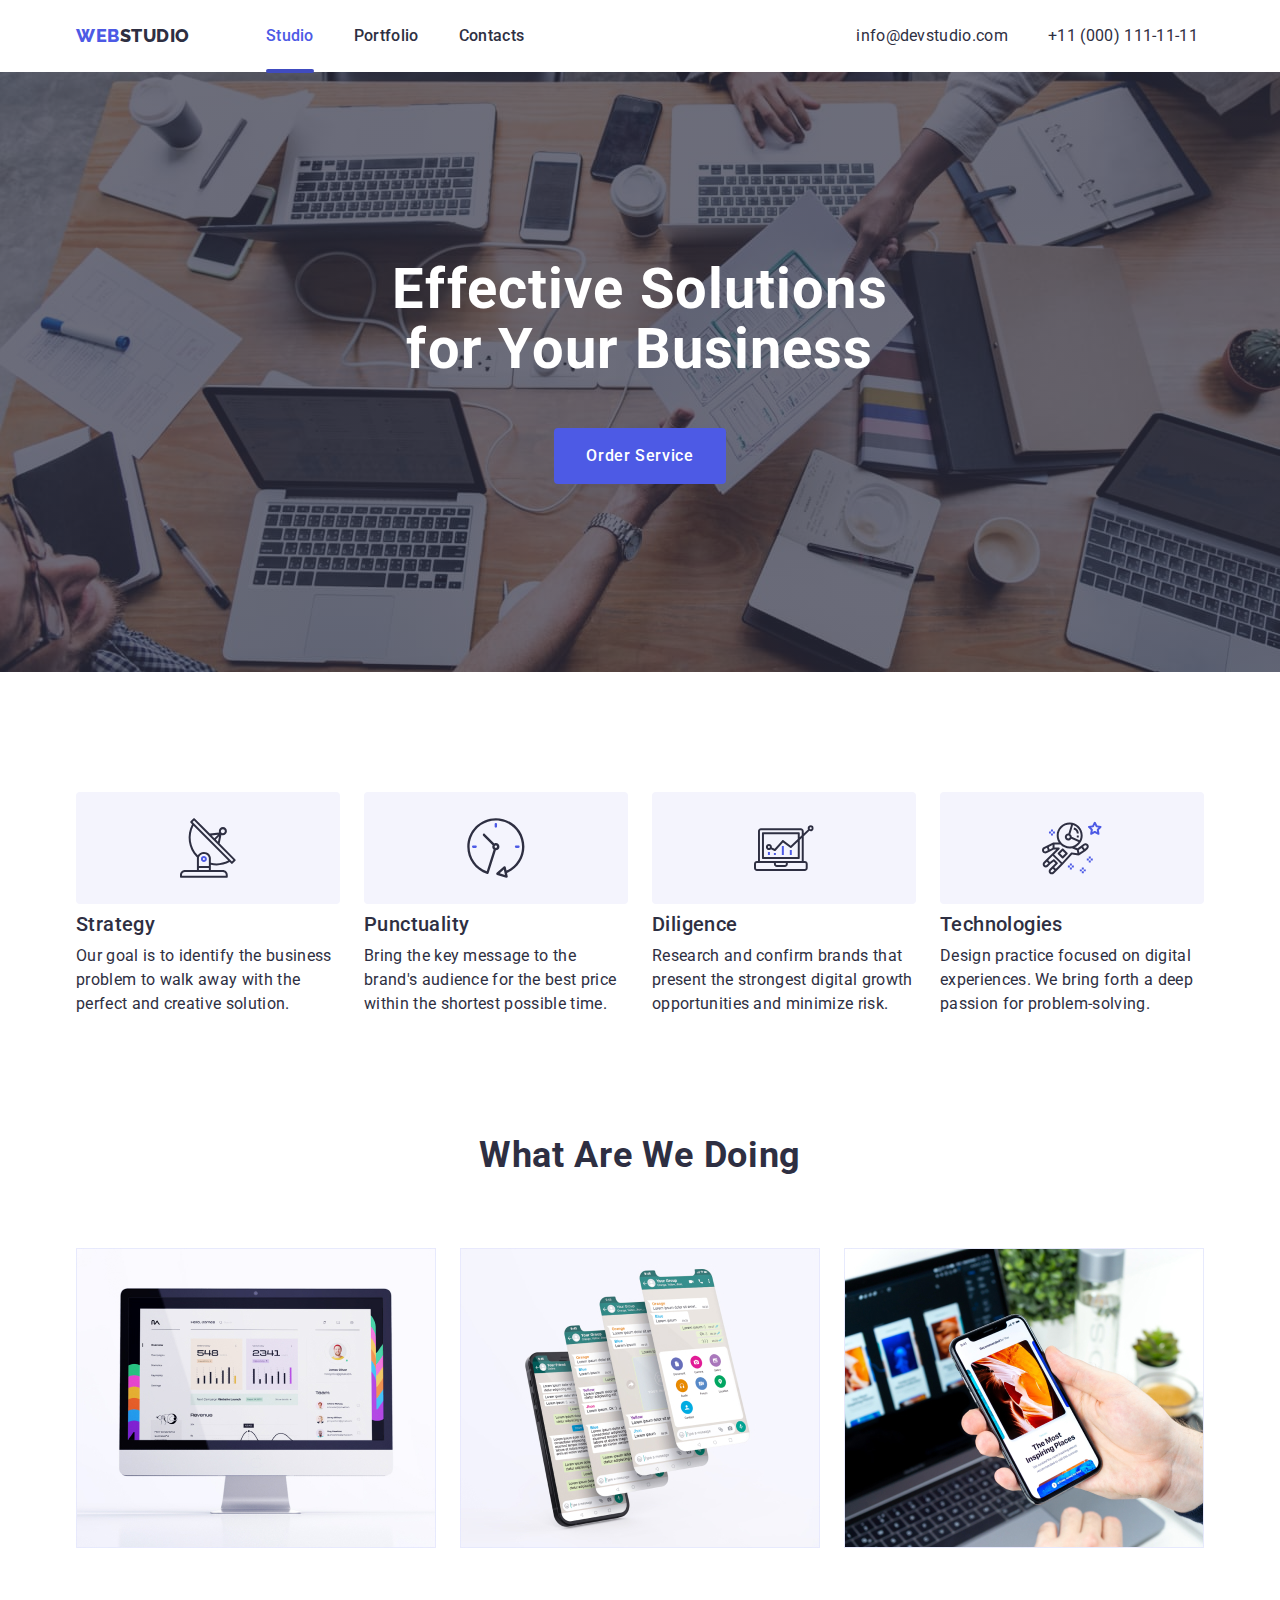
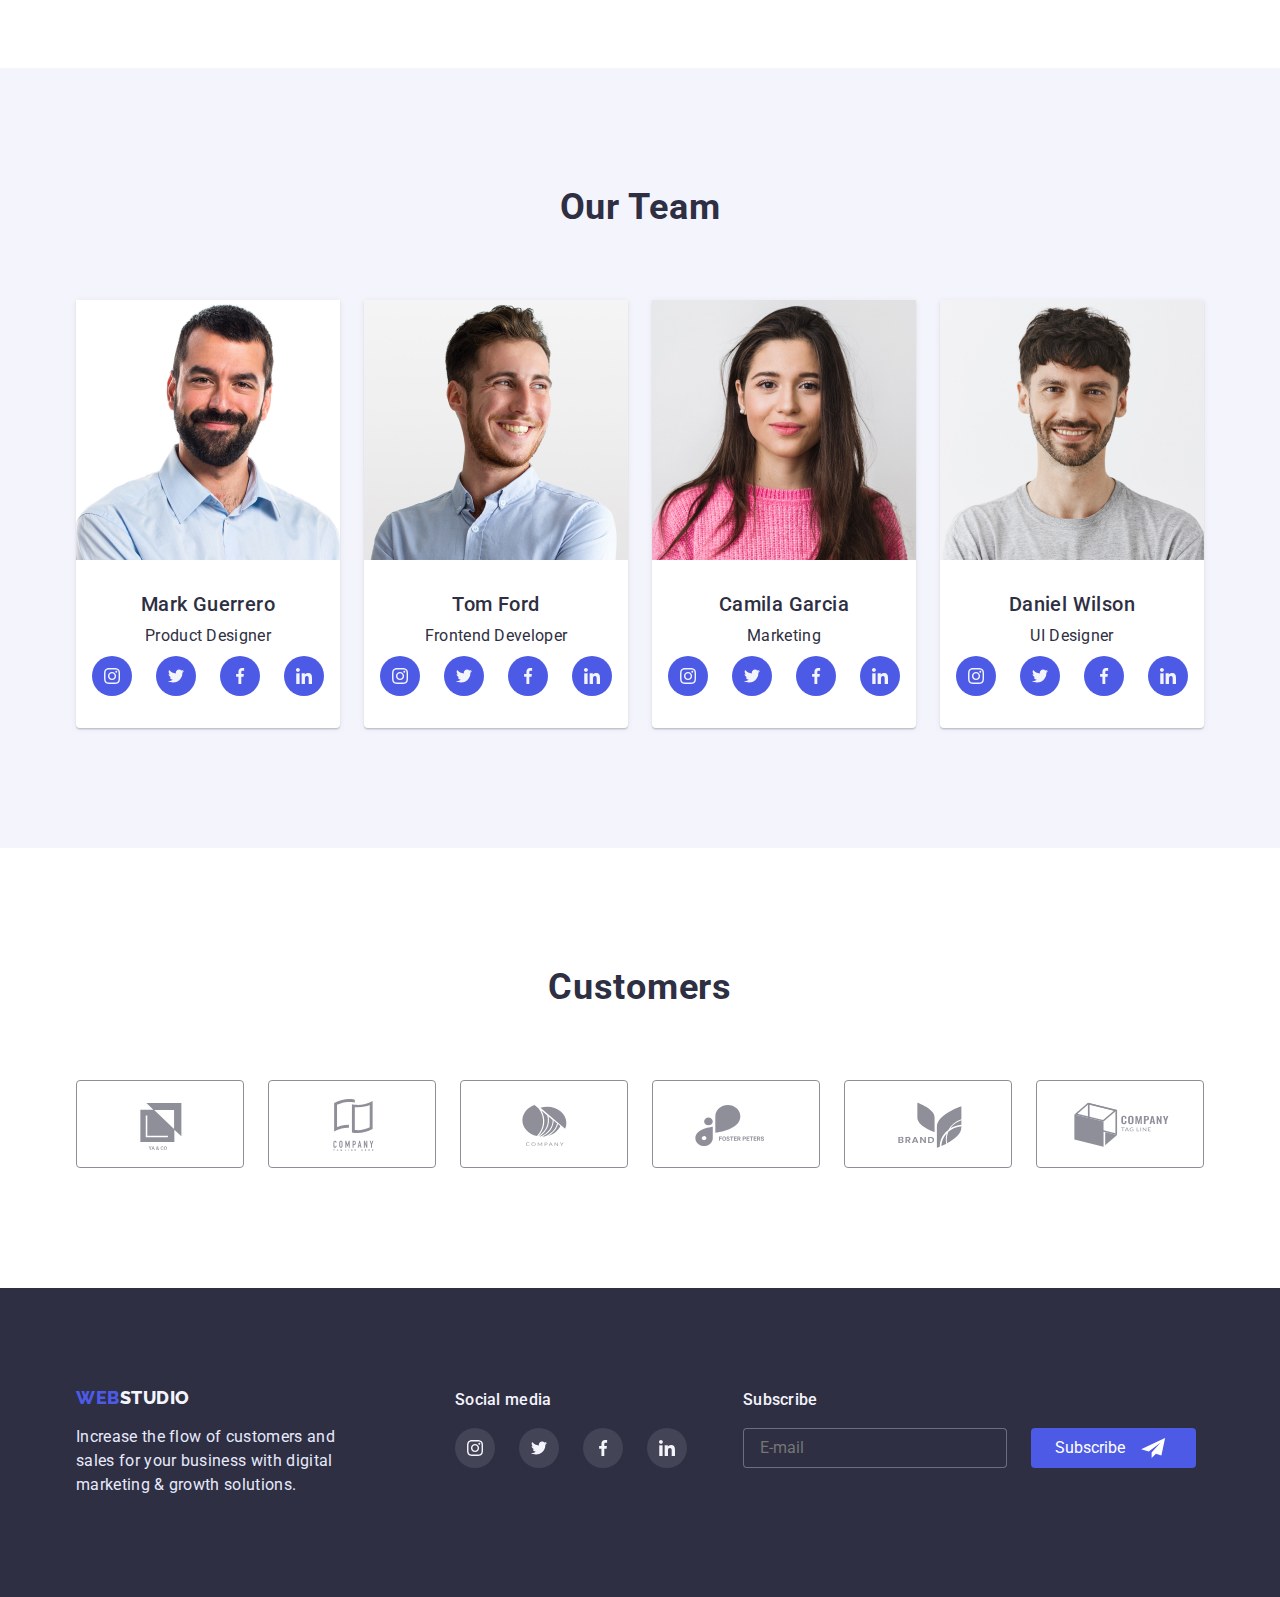
<file: index.html>
<!DOCTYPE html>
<html lang="en">
  <head>
    <meta charset="UTF-8" />
    <meta http-equiv="X-UA-Compatible" content="IE=edge" />
    <meta name="viewport" content="width=device-width, initial-scale=1.0" />
    <title>home work-3</title>
    <link
      href="https://fonts.googleapis.com/css2?family=Raleway:wght@800&family=Roboto:wght@400;500;700&display=swap"
      rel="stylesheet"
    />
    <link
      rel="stylesheet"
      href="https://cdnjs.cloudflare.com/ajax/libs/modern-normalize/1.1.0/modern-normalize.min.css"
    />
    <link rel="stylesheet" href="./css/stail.css" />
  </head>

  <body class="body">
    <!-- HEADER -->
    <header>
      <div class="conteiner-nav">
        <nav class="navwebstudio">
          <a href="" class="heder-studio"
            ><span class="heder-web">Web</span> Studio
          </a>

          <ul class="navigation">
            <li class="heder-text">
              <a href="./index.html" class="links-heder linksss color-studio"
                >Studio</a
              >
            </li>

            <li class="heder-text">
              <a href="./portfolio.html" class="links-heder">Portfolio</a>
            </li>
            <li class="heder-text">
              <a href="" class="links-heder">Contacts</a>
            </li>
          </ul>
        </nav>
        <ul class="navtelefon">
          <li class="li-telefon">
            <a href="" class="heder-mail-telefon">info@devstudio.com</a>
          </li>
          <li class="li-telefon">
            <a href="" class="heder-mail-telefon">+11 (000) 111-11-11</a>
          </li>
        </ul>
      </div>
    </header>
    <!-- Big Header -->
    <main>
      <section class="big-heder">
        <div class="conteiner">
          <h1 class="banner">Effective Solutions for Your Business</h1>
          <button data-modal-open type="button" class="buttonStudio">
            Order Service
          </button>
        </div>
      </section>
      <!-- Section-1  -->
      <section class="section-strategi">
        <div class="conteiner">
          <ul class="conteiner-strategy">
            <li class="benefits">
              <div class="div-svg-strategi">
                <svg class="svg-strategi">
                  <use
                    href="./images/litel-img/symbol-defs.svg#icon-antenna-1"
                  ></use>
                </svg>
              </div>
              <h3 class="firsttitle">Strategy</h3>
              <p class="text">
                Our goal is to identify the business problem to walk away with
                the perfect and creative solution.
              </p>
            </li>
            <li class="benefits">
              <div class="div-svg-strategi">
                <svg class="svg-strategi">
                  <use
                    href="./images/litel-img/symbol-defs.svg#icon-clock-1"
                  ></use>
                </svg>
              </div>
              <h3 class="firsttitle">Punctuality</h3>
              <p class="text">
                Bring the key message to the brand's audience for the best price
                within the shortest possible time.
              </p>
            </li>
            <li class="benefits">
              <div class="div-svg-strategi">
                <svg class="svg-strategi">
                  <use
                    href="./images/litel-img/symbol-defs.svg#icon-diagram-1"
                  ></use>
                </svg>
              </div>
              <h3 class="firsttitle">Diligence</h3>
              <p class="text">
                Research and confirm brands that present the strongest digital
                growth opportunities and minimize risk.
              </p>
            </li>
            <li class="benefits">
              <div class="div-svg-strategi">
                <svg class="svg-strategi">
                  <use
                    href="./images/litel-img/symbol-defs.svg#icon-astronaut-1"
                  ></use>
                </svg>
              </div>
              <h3 class="firsttitle">Technologies</h3>
              <p class="text">
                Design practice focused on digital experiences. We bring forth a
                deep passion for problem-solving.
              </p>
            </li>
          </ul>
        </div>
      </section>
      <!-- Secton-2 -->
      <section>
        <div class="conteiner">
          <h2>What are we doing</h2>

          <ul class="index-img-first">
            <li class="img-what-we-dung">
              <img
                class=""
                src="./images/computer.jpg"
                width="360"
                height="300"
                alt="computer"
              />
            </li>
            <li class="img-what-we-dung">
              <img
                class=""
                src="./images/telefon.jpg"
                width="360"
                height="300"
                alt="telefon"
              />
            </li>
            <li class="img-what-we-dung">
              <img
                class=""
                src="./images/comp&telefon.jpg"
                width="360"
                height="300"
                alt="comp&telefon"
              />
            </li>
          </ul>
        </div>
      </section>
      <!-- Section-3 -->
      <section class="section-strategi comand">
        <div class="conteiner">
          <h2>Our Team</h2>

          <ul class="index-img-secondary">
            <li class="img-comand">
              <img
                src="./images/man.jpg"
                width="264"
                height="260"
                alt="themanissmail"
              />
              <div class="section3-text">
                <h3 class="firsttitle">Mark Guerrero</h3>
                <p class="text">Product Designer</p>
                <ul class="ul-svg-comand">
                  <li class="li-svg-comand">
                    <a href="" class="a-svg-comand"
                      ><svg class="svg-comand">
                        <use
                          href="./images/litel-img/sprite-nooptmiz.svg#icon-instagram-2"
                        ></use>
                      </svg>
                    </a>
                  </li>

                  <li class="li-svg-comand">
                    <a href="" class="a-svg-comand"
                      ><svg class="svg-comand">
                        <use
                          href="./images/litel-img/sprite-nooptmiz.svg#icon-twitter-1"
                        ></use>
                      </svg>
                    </a>
                  </li>

                  <li class="li-svg-comand">
                    <a href="" class="a-svg-comand"
                      ><svg class="svg-comand">
                        <use
                          href="./images/litel-img/sprite-nooptmiz.svg#icon-facebook-1"
                        ></use>
                      </svg>
                    </a>
                  </li>
                  <li class="li-svg-comand">
                    <a href="" class="a-svg-comand"
                      ><svg class="svg-comand">
                        <use
                          href="./images/litel-img/sprite-nooptmiz.svg#icon-linkedin-1"
                        ></use>
                      </svg>
                    </a>
                  </li>
                </ul>
              </div>
            </li>
            <li class="img-comand">
              <img
                src="./images/jangman.jpg"
                width="264"
                height="260"
                alt="youngmansmiling"
              />
              <div class="section3-text">
                <h3 class="firsttitle">Tom Ford</h3>
                <p class="text">Frontend Developer</p>
                <ul class="ul-svg-comand">
                  <li class="li-svg-comand">
                    <a href="" class="a-svg-comand"
                      ><svg class="svg-comand">
                        <use
                          href="./images/litel-img/sprite-nooptmiz.svg#icon-instagram-2"
                        ></use>
                      </svg>
                    </a>
                  </li>

                  <li class="li-svg-comand">
                    <a href="" class="a-svg-comand"
                      ><svg class="svg-comand">
                        <use
                          href="./images/litel-img/sprite-nooptmiz.svg#icon-twitter-1"
                        ></use>
                      </svg>
                    </a>
                  </li>

                  <li class="li-svg-comand">
                    <a href="" class="a-svg-comand"
                      ><svg class="svg-comand">
                        <use
                          href="./images/litel-img/sprite-nooptmiz.svg#icon-facebook-1"
                        ></use>
                      </svg>
                    </a>
                  </li>
                  <li class="li-svg-comand">
                    <a href="" class="a-svg-comand"
                      ><svg class="svg-comand">
                        <use
                          href="./images/litel-img/sprite-nooptmiz.svg#icon-linkedin-1"
                        ></use>
                      </svg>
                    </a>
                  </li>
                </ul>
              </div>
            </li>
            <li class="img-comand">
              <img
                src="./images/girl.jpg"
                width="264"
                height="260"
                alt="girlsmiling"
              />
              <div class="section3-text">
                <h3 class="firsttitle">Camila Garcia</h3>
                <p class="text">Marketing</p>

                <ul class="ul-svg-comand">
                  <li class="li-svg-comand">
                    <a href="" class="a-svg-comand"
                      ><svg class="svg-comand">
                        <use
                          href="./images/litel-img/sprite-nooptmiz.svg#icon-instagram-2"
                        ></use>
                      </svg>
                    </a>
                  </li>

                  <li class="li-svg-comand">
                    <a href="" class="a-svg-comand"
                      ><svg class="svg-comand">
                        <use
                          href="./images/litel-img/sprite-nooptmiz.svg#icon-twitter-1"
                        ></use>
                      </svg>
                    </a>
                  </li>

                  <li class="li-svg-comand">
                    <a href="" class="a-svg-comand"
                      ><svg class="svg-comand">
                        <use
                          href="./images/litel-img/sprite-nooptmiz.svg#icon-facebook-1"
                        ></use>
                      </svg>
                    </a>
                  </li>
                  <li class="li-svg-comand">
                    <a href="" class="a-svg-comand"
                      ><svg class="svg-comand">
                        <use
                          href="./images/litel-img/sprite-nooptmiz.svg#icon-linkedin-1"
                        ></use>
                      </svg>
                    </a>
                  </li>
                </ul>
              </div>
            </li>
            <li class="img-comand">
              <img
                src="./images/stiv.jpg"
                width="264"
                height="260"
                alt="stiv"
              />
              <div class="section3-text">
                <h3 class="firsttitle">Daniel Wilson</h3>
                <p class="text">UI Designer</p>
                <ul class="ul-svg-comand">
                  <li class="li-svg-comand">
                    <a href="" class="a-svg-comand"
                      ><svg class="svg-comand">
                        <use
                          href="./images/litel-img/sprite-nooptmiz.svg#icon-instagram-2"
                        ></use>
                      </svg>
                    </a>
                  </li>

                  <li class="li-svg-comand">
                    <a href="" class="a-svg-comand"
                      ><svg class="svg-comand">
                        <use
                          href="./images/litel-img/sprite-nooptmiz.svg#icon-twitter-1"
                        ></use>
                      </svg>
                    </a>
                  </li>

                  <li class="li-svg-comand">
                    <a href="" class="a-svg-comand"
                      ><svg class="svg-comand">
                        <use
                          href="./images/litel-img/sprite-nooptmiz.svg#icon-facebook-1"
                        ></use>
                      </svg>
                    </a>
                  </li>
                  <li class="li-svg-comand">
                    <a href="" class="a-svg-comand"
                      ><svg class="svg-comand">
                        <use
                          href="./images/litel-img/sprite-nooptmiz.svg#icon-linkedin-1"
                        ></use>
                      </svg>
                    </a>
                  </li>
                </ul>
              </div>
            </li>
          </ul>
        </div>
      </section>
      <!-- Section-4 -->
      <section class="section-strategi">
        <div class="conteiner">
          <h2>Customers</h2>
          <ul class="our-claiant">
            <li class="our-clant-li">
              <a href="" class="icon-clant">
                <svg class="our-clant-svg">
                  <use
                    href="./images/litel-img/sprite-nooptmiz.svg#icon-Logo"
                  ></use>
                </svg>
              </a>
            </li>

            <li class="our-clant-li">
              <a href="" class="icon-clant">
                <svg class="our-clant-svg">
                  <use
                    href="./images/litel-img/sprite-nooptmiz.svg#icon-Logo-1"
                  ></use>
                </svg>
              </a>
            </li>

            <li class="our-clant-li">
              <a href="" class="icon-clant">
                <svg class="our-clant-svg">
                  <use
                    href="./images/litel-img/sprite-nooptmiz.svg#icon-Logo-2"
                  ></use>
                </svg>
              </a>
            </li>

            <li class="our-clant-li">
              <a href="" class="icon-clant">
                <svg class="our-clant-svg">
                  <use
                    href="./images/litel-img/sprite-nooptmiz.svg#icon-Logo-3"
                  ></use>
                </svg>
              </a>
            </li>

            <li class="our-clant-li">
              <a href="" class="icon-clant">
                <svg class="our-clant-svg">
                  <use
                    href="./images/litel-img/sprite-nooptmiz.svg#icon-Logo-4"
                  ></use>
                </svg>
              </a>
            </li>

            <li class="our-clant-li">
              <a href="" class="icon-clant">
                <svg class="our-clant-svg">
                  <use
                    href="./images/litel-img/sprite-nooptmiz.svg#icon-Logo-5"
                  ></use>
                </svg>
              </a>
            </li>
          </ul>
        </div>
      </section>
    </main>
    <!-- Footer -->
    <footer class="footer-bagraund">
      <div class="conteiner">
        <div class="footer-flex">
          <div>
            <a href="" class="footer-web">
              Web<span class="footer-studio">Studio</span></a
            >
            <p class="footer-text">
              Increase the flow of customers and <br />
              sales for your business with digital <br />
              marketing & growth solutions.
            </p>
          </div>
          <div class="footer-social">
            <p class="h4-footer">Social media</p>
            <ul class="ul-svg-footer">
              <li class="li-svg-comand">
                <a href="" class="a-svg-footer"
                  ><svg class="svg-comand">
                    <use
                      href="./images/litel-img/sprite-nooptmiz.svg#icon-instagram-2"
                    ></use>
                  </svg>
                </a>
              </li>

              <li class="li-svg-comand">
                <a href="" class="a-svg-footer"
                  ><svg class="svg-comand">
                    <use
                      href="./images/litel-img/sprite-nooptmiz.svg#icon-twitter-1"
                    ></use>
                  </svg>
                </a>
              </li>

              <li class="li-svg-comand">
                <a href="" class="a-svg-footer"
                  ><svg class="svg-comand">
                    <use
                      href="./images/litel-img/sprite-nooptmiz.svg#icon-facebook-1"
                    ></use>
                  </svg>
                </a>
              </li>
              <li class="li-svg-comand">
                <a href="" class="a-svg-footer"
                  ><svg class="svg-comand">
                    <use
                      href="./images/litel-img/sprite-nooptmiz.svg#icon-linkedin-1"
                    ></use>
                  </svg>
                </a>
              </li>
            </ul>

            <form class="footer-form-clas">
              <label for="mail-footer" class="h4-footer">Subscribe</label>
              <div class="footer-inlain-position">
                <input
                  type="email"
                  placeholder="E-mail"
                  id="mail-footer"
                  class="footer-input"
                />
                <button type="button" class="btn-footer-telega">
                  Subscribe
                  <svg class="svg-telega" width="24px" height="20px">
                    <use
                      href="./images/litel-img/symbol-defs.svg#icon-telegram"
                    ></use>
                  </svg>
                </button>
              </div>
            </form>
          </div>
        </div>
      </div>
    </footer>

    <div class="backdrop is-hidden" data-modal>
      <div class="modal">
        <form class="modal-form"></form>
        <p class="text-modal">Leave your contacts and we will call you back</p>

        <label for="name" class="label-name">Name</label>
        <div class="div-modal-input">
          <input class="modal-input" type="text" name="name" id="name" />
          <svg class="svg-modal-input" width="12px" height="12px">
            <use href="./images/litel-img/symbol-defs.svg#icon-modal-men"></use>
          </svg>
        </div>
        <label for="telefon" class="label-name">Phone</label>
        <div class="div-modal-input">
          <input class="modal-input" type="tel" name="phone" id="telefon" /><svg
            class="svg-modal-input"
            width="13px"
            height="13px"
          >
            <use
              href="./images/litel-img/symbol-defs.svg#icon-modal-phone"
            ></use>
          </svg>
        </div>
        <label for="email" class="label-name">Email</label>
        <div class="div-modal-input">
          <input class="modal-input" type="email" name="email" id="email" />

          <svg class="svg-modal-input" width="15px" height="12px">
            <use
              href="./images/litel-img/symbol-defs.svg#icon-modal-meseg"
            ></use>
          </svg>
        </div>
        <label for="comment" class="label-name">Comment</label>
        <textarea
          class="coment"
          placeholder="Text input"
          name="comment"
          id="comment"
        ></textarea>

        <div class="cak-box">
          <input type="checkbox" id="cak-box" class="" />
          <label for="cak-box" class="p-modal-cak"
            >I accept the terms and conditions of the</label
          >

          <a href="./portfolio.html" class="color-a-modal">Privacy Policy</a>
        </div>

        <button type="submit" class="btn-modal">Send</button>

        <button data-modal-close class="buton-modal">
          <svg class="svg-modal">
            <use href="./images/litel-img/symbol-defs.svg#icon-xrest"></use>
          </svg>
        </button>
      </div>
    </div>

    <script src="./js/modal.js"></script>
  </body>
</html>
</file>
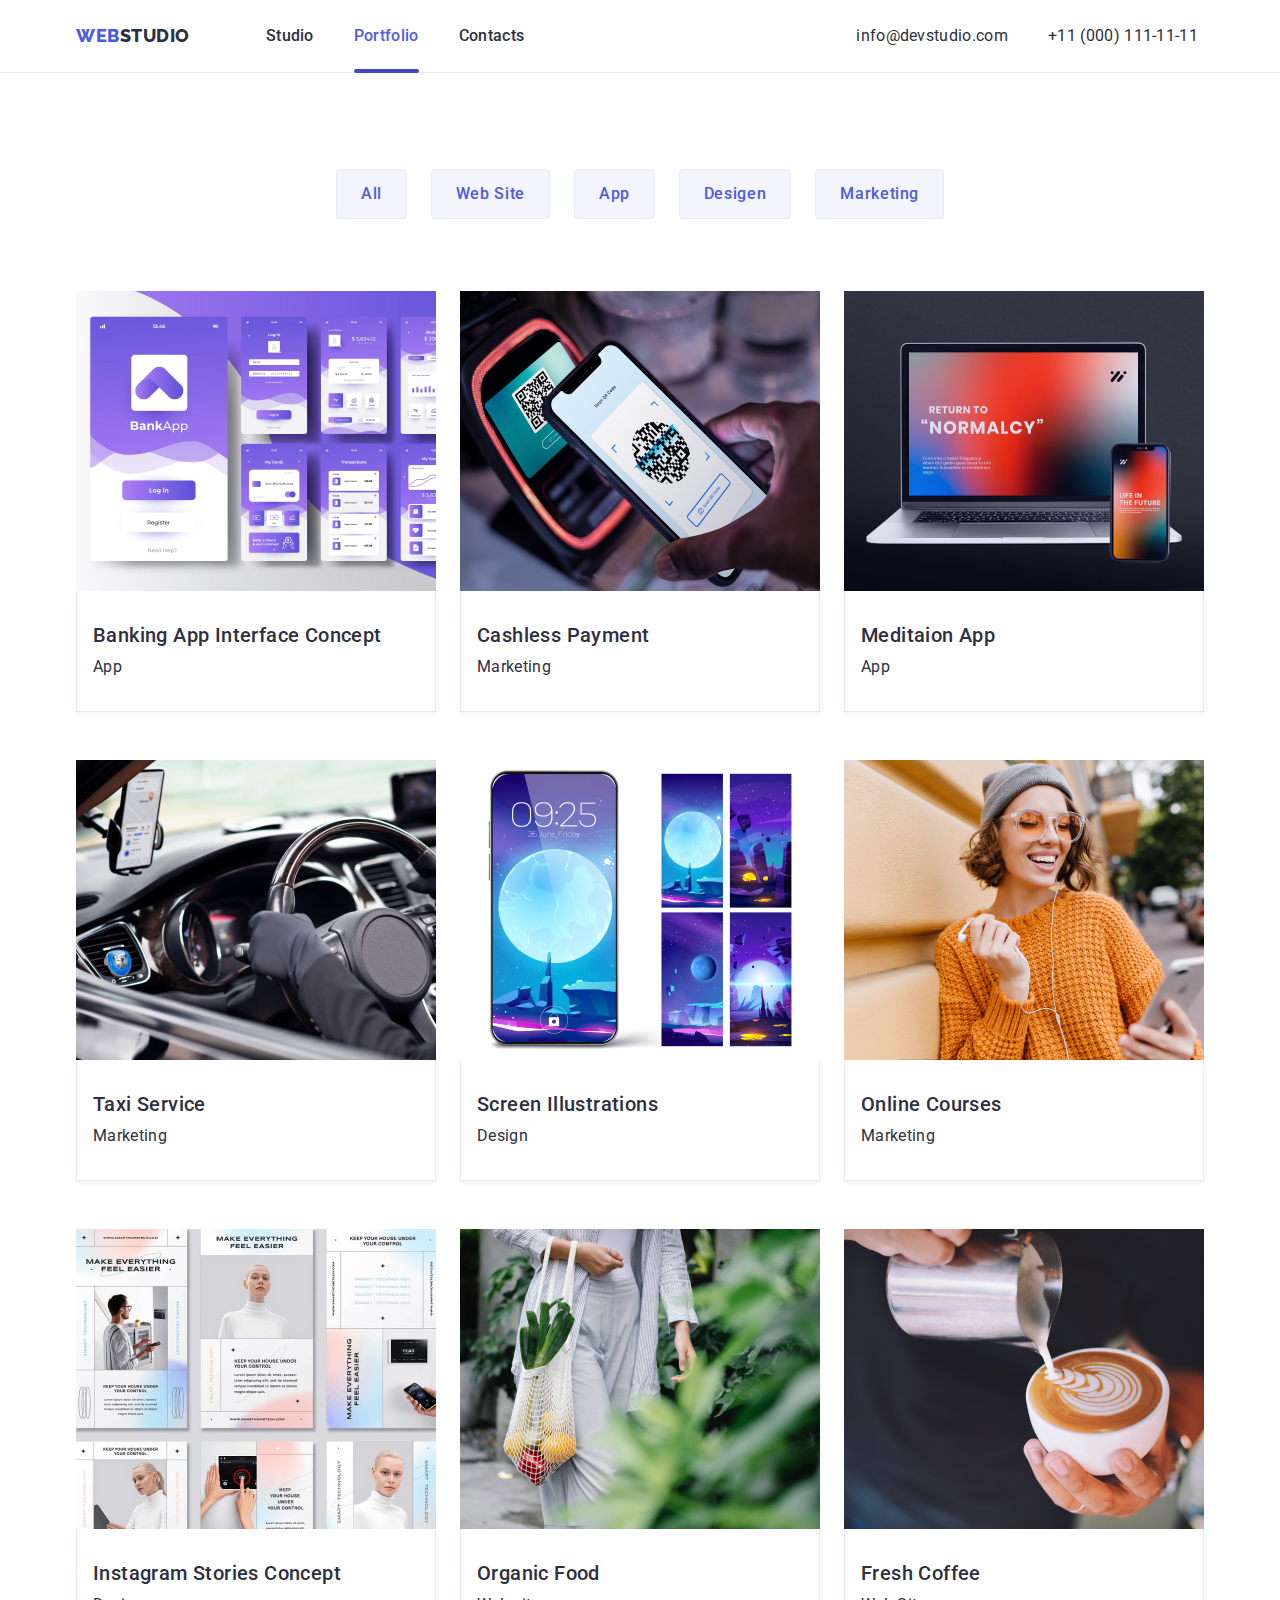
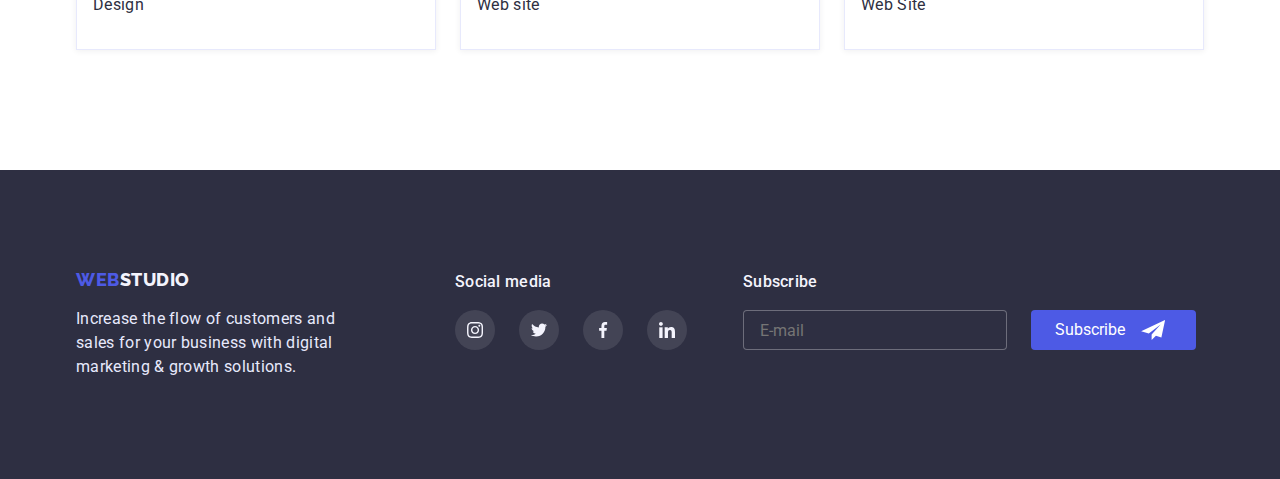
<file: portfolio.html>
<!DOCTYPE html>
<html lang="en">
  <head>
    <meta charset="UTF-8" />
    <meta http-equiv="X-UA-Compatible" content="IE=edge" />
    <meta name="viewport" content="width=device-width, initial-scale=1.0" />
    <title>Portfolio</title>
    <link
      href="https://fonts.googleapis.com/css2?family=Raleway:wght@800&family=Roboto:wght@400;500;700&display=swap"
      rel="stylesheet"
    />
    <link
      rel="stylesheet"
      href="https://cdnjs.cloudflare.com/ajax/libs/modern-normalize/1.1.0/modern-normalize.min.css"
    />
    <link rel="stylesheet" href="./css/stail.css" />
  </head>
  <body class="body">
    <!-- HEADER -->
    <header class="conteiner-heder-portfolio">
      <div class="conteiner-nav">
        <nav class="navwebstudio">
          <a href="" class="heder-studio"
            ><span class="heder-web">Web</span> Studio
          </a>

          <ul class="navigation">
            <li class="heder-text">
              <a href="./index.html" class="links-heder">Studio</a>
            </li>
            <li class="heder-text hedertext-portfolio">
              <a
                href="./portfolio.html"
                class="links-heder link-dabl color-link"
                >Portfolio</a
              >
            </li>
            <li class="heder-text">
              <a href="" class="links-heder">Contacts</a>
            </li>
          </ul>
        </nav>
        <ul class="navtelefon">
          <li class="li-telefon">
            <a href="" class="heder-mail-telefon">info@devstudio.com</a>
          </li>
          <li class="li-telefon">
            <a href="" class="heder-mail-telefon">+11 (000) 111-11-11</a>
          </li>
        </ul>
      </div>
    </header>
    <main>
      <!-- Button -->
      <section class="section-portfolio">
        <div class="conteiner">
          <ul class="meny">
            <li class="meny-button">
              <button class="button-portfolio" type="button">All</button>
            </li>
            <li class="meny-button">
              <button class="button-portfolio" type="button">Web Site</button>
            </li>
            <li class="meny-button">
              <button class="button-portfolio" type="button">App</button>
            </li>
            <li class="meny-button">
              <button class="button-portfolio" type="button">Desigen</button>
            </li>
            <li class="meny-button">
              <button class="button-portfolio" type="button">Marketing</button>
            </li>
          </ul>

          <!-- Section-1 Portfolio -->

          <ul class="portfolio-imej">
            <li class="portfolio-all-img">
              <a href="" class="portfolio-shadow">
                <div class="portfolio-animation">
                  <img
                    class="img-portfolio"
                    src="./images/exempelfiolet.jpg"
                    alt="saitfiolet"
                    width="360"
                    height="300"
                  />
                  <p class="animation-p">
                    14 Stylish and User-Friendly App Design Concepts · Task
                    Manager App · Calorie Tracker App · Exotic Fruit Ecommerce
                    App · Cloud Storage App
                  </p>
                </div>

                <div class="portfolio-text-insaid">
                  <h3 class="firsttitle">Banking App Interface Concept</h3>
                  <p class="text">App</p>
                </div>
              </a>
            </li>

            <li class="portfolio-all-img">
              <a href="" class="portfolio-shadow">
                <div class="portfolio-animation">
                  <img
                    class="img-portfolio"
                    src="./images/qrcode.jpg"
                    alt="payforqrcode"
                    height="300"
                    width="360"
                  />
                  <p class="animation-p text-animation">
                    14 Stylish and User-Friendly App Design Concepts · Task
                    Manager App · Calorie Tracker App · Exotic Fruit Ecommerce
                    App · Cloud Storage App
                  </p>
                </div>

                <div class="portfolio-text-insaid">
                  <h3 class="firsttitle">Cashless Payment</h3>
                  <p class="text">Marketing</p>
                </div></a
              >
            </li>

            <li class="portfolio-all-img">
              <a href="" class="portfolio-shadow">
                <div class="portfolio-animation">
                  <img
                    class="img-portfolio"
                    src="./images/laptop.jpg"
                    alt="laptop"
                    width="360"
                    height="300"
                  />
                  <p class="animation-p text-anime">
                    14 Stylish and User-Friendly App Design Concepts · Task
                    Manager App · Calorie Tracker App · Exotic Fruit Ecommerce
                    App · Cloud Storage App
                  </p>
                </div>

                <div class="portfolio-text-insaid">
                  <h3 class="firsttitle">Meditaion App</h3>
                  <p class="text">App</p>
                </div>
              </a>
            </li>

            <!-- Section-2 Portfolio -->

            <li class="portfolio-all-img">
              <a href="" class="portfolio-shadow">
                <div class="portfolio-animation">
                  <img
                    class="img-portfolio"
                    src="./images/auto.jpg"
                    alt="auto"
                    width="360"
                    height="300"
                  />
                  <p class="animation-p">
                    14 Stylish and User-Friendly App Design Concepts · Task
                    Manager App · Calorie Tracker App · Exotic Fruit Ecommerce
                    App · Cloud Storage App
                  </p>
                </div>

                <div class="portfolio-text-insaid">
                  <h3 class="firsttitle">Taxi Service</h3>
                  <p class="text">Marketing</p>
                </div>
              </a>
            </li>

            <li class="portfolio-all-img">
              <a href="" class="portfolio-shadow">
                <div class="portfolio-animation">
                  <img
                    class="img-portfolio"
                    src="./images/temfortelefon.jpg"
                    alt="temfortelefon"
                    width="360"
                    height="300"
                  />
                  <p class="animation-p">
                    14 Stylish and User-Friendly App Design Concepts · Task
                    Manager App · Calorie Tracker App · Exotic Fruit Ecommerce
                    App · Cloud Storage App
                  </p>
                </div>

                <div class="portfolio-text-insaid">
                  <h3 class="firsttitle">Screen Illustrations</h3>
                  <p class="text">Design</p>
                </div>
              </a>
            </li>

            <li class="portfolio-all-img">
              <a href="" class="portfolio-shadow">
                <div class="portfolio-animation">
                  <img
                    class="img-portfolio"
                    src="./images/girl&telefon.jpg"
                    alt="girl&telefon"
                    width="360"
                    height="300"
                  />
                  <p class="animation-p">
                    14 Stylish and User-Friendly App Design Concepts · Task
                    Manager App · Calorie Tracker App · Exotic Fruit Ecommerce
                    App · Cloud Storage App
                  </p>
                </div>
                <div class="portfolio-text-insaid">
                  <h3 class="firsttitle">Online Courses</h3>
                  <p class="text">Marketing</p>
                </div>
              </a>
            </li>

            <!-- Section-3 Portfolio -->

            <li class="portfolio-all-img">
              <a href="" class="portfolio-shadow">
                <div class="portfolio-animation">
                  <img
                    class="img-portfolio"
                    src="./images/exemple.jpg"
                    alt="sait"
                    width="360"
                    height="300"
                  />
                  <p class="animation-p">
                    14 Stylish and User-Friendly App Design Concepts · Task
                    Manager App · Calorie Tracker App · Exotic Fruit Ecommerce
                    App · Cloud Storage App
                  </p>
                </div>

                <div class="portfolio-text-insaid">
                  <h3 class="firsttitle">Instagram Stories Concept</h3>
                  <p class="text">Design</p>
                </div>
              </a>
            </li>

            <li class="portfolio-all-img">
              <a href="" class="portfolio-shadow">
                <div class="portfolio-animation">
                  <img
                    class="img-portfolio"
                    src="./images/fruitinabag.jpg"
                    alt="fruitinabag"
                    width="360"
                    height="300"
                  />
                  <p class="animation-p">
                    14 Stylish and User-Friendly App Design Concepts · Task
                    Manager App · Calorie Tracker App · Exotic Fruit Ecommerce
                    App · Cloud Storage App
                  </p>
                </div>
                <div class="portfolio-text-insaid">
                  <h3 class="firsttitle">Organic Food</h3>
                  <p class="text">Web site</p>
                </div>
              </a>
            </li>

            <li class="portfolio-all-img">
              <a href="" class="portfolio-shadow">
                <div class="portfolio-animation">
                  <img
                    class="img-portfolio"
                    src="./images/coffe.jpg"
                    alt="coffeintasse"
                    width="360"
                    height="300"
                  />
                  <p class="animation-p">
                    14 Stylish and User-Friendly App Design Concepts · Task
                    Manager App · Calorie Tracker App · Exotic Fruit Ecommerce
                    App · Cloud Storage App
                  </p>
                </div>
                <div class="portfolio-text-insaid">
                  <h3 class="firsttitle">Fresh Coffee</h3>
                  <p class="text">Web Site</p>
                </div>
              </a>
            </li>
          </ul>
        </div>
      </section>
    </main>

    <!-- Footer -->
    <footer class="footer-bagraund">
      <div class="conteiner">
        <div class="footer-flex">
          <div>
            <a href="" class="footer-web">
              Web<span class="footer-studio">Studio</span></a
            >
            <p class="footer-text">
              Increase the flow of customers and <br />
              sales for your business with digital <br />
              marketing & growth solutions.
            </p>
          </div>
          <div class="footer-social">
            <h4 class="h4-footer">Social media</h4>
            <ul class="ul-svg-footer">
              <li class="li-svg-comand">
                <a href="" class="a-svg-footer"
                  ><svg class="svg-comand">
                    <use
                      href="./images/litel-img/sprite-nooptmiz.svg#icon-instagram-2"
                    ></use>
                  </svg>
                </a>
              </li>

              <li class="li-svg-comand">
                <a href="" class="a-svg-footer"
                  ><svg class="svg-comand">
                    <use
                      href="./images/litel-img/sprite-nooptmiz.svg#icon-twitter-1"
                    ></use>
                  </svg>
                </a>
              </li>

              <li class="li-svg-comand">
                <a href="" class="a-svg-footer"
                  ><svg class="svg-comand">
                    <use
                      href="./images/litel-img/sprite-nooptmiz.svg#icon-facebook-1"
                    ></use>
                  </svg>
                </a>
              </li>
              <li class="li-svg-comand">
                <a href="" class="a-svg-footer"
                  ><svg class="svg-comand">
                    <use
                      href="./images/litel-img/sprite-nooptmiz.svg#icon-linkedin-1"
                    ></use>
                  </svg>
                </a>
              </li>
            </ul>
            <form class="footer-form-clas">
              <label for="mail-footer" class="h4-footer">Subscribe</label>
              <div class="footer-inlain-position">
                <input
                  type="email"
                  placeholder="E-mail"
                  id="mail-footer"
                  class="footer-input"
                />
                <button type="button" class="btn-footer-telega">
                  Subscribe
                  <svg class="svg-telega" width="24px" height="20px">
                    <use
                      href="./images/litel-img/symbol-defs.svg#icon-telegram"
                    ></use>
                  </svg>
                </button>
              </div>
            </form>
          </div>
        </div>
      </div>
    </footer>
  </body>
</html>
</file>
<file: css/stail.css>
:root {
  --general-text-color: #2e2f42;
  --logo-text-color: #4d5ae5;
  --links-hover-color: #404bbf;
  --footer-textcolor: #e7e9fc;
  --footer-logo-color: #f4f4fd;
  --logo-text: Raleway;
  --all-text: Roboto;
  --background-saits: #ffffff;
}

/* cSS Portfolio */
:hover {
  transition: color 250ms cubic-bezier(0.4, 0, 0.2, 1),
    background-color 250ms cubic-bezier(0.4, 0, 0.2, 1),
    box-shadow 250ms cubic-bezier(0.4, 0, 0.2, 1);
}

.conteiner-heder-portfolio {
  border-bottom: 1px solid #e7e9fc;
}
.portfolio-text-insaid {
  border: 1px solid #e7e9fc;
  box-shadow: 0px 1px 6px rgba(46, 47, 66, 0.08);
  border-top: none;
  padding-bottom: 32px;
  padding-top: 32px;
  padding-left: 16px;
}

/* Button POrtfolio */
.meny {
  justify-content: center;
  display: flex;
  margin-bottom: 72px;
}
.meny-button {
  margin-left: 24px;
}
.meny-button:first-child {
  margin-left: 0;
}

.section-portfolio {
  padding-top: 96px;
  padding-bottom: 120px;
}

/* Portfolo IMG */

.portfolio-imej {
  display: flex;
  flex-wrap: wrap;
  align-items: center;
  width: 1158px;
}

.portfolio-animation {
  position: relative;
  overflow: hidden;
}

.portfolio-all-img:hover .animation-p {
  transform: translate(0, 0);
}

.animation-p {
  transition: transform 250ms cubic-bezier(0.4, 0, 0.2, 1);
  transform: translate(0, 100%);
  height: 100%;
  width: 100%;
  top: 0;
  left: 0;
  background-color: rgba(16, 22, 137, 0.8);
  position: absolute;
  display: block;
  padding: 40px 32px 0 32px;

  font-weight: 400;
  font-size: 16px;
  line-height: 24px;
  letter-spacing: 0.02em;
  color: #f4f4fd;
}

.text-animation {
  background-color: rgba(27, 135, 115, 0.8);
  transform: translate(100%, 0);
}
.text-anime {
  background-color: rgba(210, 12, 210, 0.8);
  transform: translate(0, -100%);
}

.img-portfolio {
  max-height: 100%;
  height: auto;
  display: block;
}

.portfolio-all-img {
  margin-right: 24px;
  margin-bottom: 48px;
  cursor: pointer;
}
.portfolio-all-img:hover {
  transform: translate(0, 0);
}

.portfolio-all-img:nth-child(3n) {
  margin-right: 0;
}
.portfolio-all-img:nth-last-child(-n + 3) {
  margin-bottom: 0;
}
.portfolio-shadow {
  display: block;
}
.portfolio-shadow:hover,
:focus {
  box-shadow: 0px 1px 6px rgba(46, 47, 66, 0.08),
    0px 1px 1px rgba(46, 47, 66, 0.16), 0px 2px 1px rgba(46, 47, 66, 0.08);
}

ul {
  list-style: none;
  padding: 0;
  margin: 0;
}

/* Body */
.body {
  font-family: var(--all-text);
  color: var(--general-text-color);
  background-color: var(--background-saits);
  border-radius: 0px;
  line-height: 1.5;
}
h1,
h2,
h3,
h4,
h5,
h6,
p,
a {
  margin: 0;
  text-decoration: none;
}

img {
  display: block;
  max-width: 100%;
  height: auto;
}

/* Index.html */

.conteiner-nav {
  padding: 0 15px;
  margin: 0 auto;
  align-items: center;
  width: 1158px;
  display: flex;
}
.conteiner {
  width: 1158px;
  padding-left: 15px;
  padding-right: 15px;
  margin: 0 auto;
}

.navwebstudio {
  display: flex;
  margin-top: 0px;
  margin-bottom: 0px;
}
.navigation {
  display: flex;
  margin-left: 76px;
  padding: 0px;
  align-items: center;
}
.heder-text {
  margin-right: 40px;
}
.heder-text:last-child {
  margin-right: 0;
}
.navtelefon {
  display: flex;
  margin-left: 332px;
  padding-inline-start: 0px;
  margin-top: 0;
  margin-bottom: 0;
  padding-top: 24px;
  padding-bottom: 24px;
}
.li-telefon {
  margin-right: 40px;
}
.li-telefon:last-child {
  margin-right: 0;
}

/* Heder logo */
.heder-studio {
  font-family: var(--logo-text);
  font-weight: 800;
  font-size: 18px;
  line-height: 1.33;
  display: flex;
  align-items: center;
  letter-spacing: 0.03em;
  text-transform: uppercase;
  color: var(--general-text-color);
  text-decoration: none;
}
.heder-web {
  font-family: var(--logo-text);
  font-weight: 800;
  font-size: 18px;
  line-height: 1.33;
  display: flex;
  align-items: center;
  letter-spacing: 0.03em;
  text-transform: uppercase;
  color: var(--logo-text-color);
  text-decoration: none;
}
/* Heder links */

.links-heder {
  position: relative;
  font-weight: 500;
  font-size: 16px;
  line-height: 1.5;
  letter-spacing: 0.02em;
  color: var(--general-text-color);
  text-decoration: none;
}

.color-link,
.color-studio {
  color: #4d5ae5;
}
.linksss::after,
.link-dabl::after {
  position: absolute;
  transform: translateY(28px);
  left: 0;
  bottom: 0;
  content: "";
  display: block;
  width: 100%;
  height: 4px;
  background-color: #404bbf;
  border-radius: 2px;
}

.links-heder:focus {
  color: var(--logo-text-color);
}
/* links info */
.heder-mail-telefon {
  color: var(--general-text-color);
  font-size: 16px;
  line-height: 1.5;
  letter-spacing: 0.02em;
  text-decoration: none;
}

.heder-mail-telefon:hover,
:focus {
  color: var(--logo-text-color);
}
/* Big-heder */
h2 {
  font-weight: 700;
  font-size: 36px;
  line-height: 1.11;
  text-align: center;
  letter-spacing: 0.02em;
  text-transform: capitalize;
  color: var(--general-text-color);
}

.banner {
  color: var(--background-saits);
  font-family: var(--all-text);
  font-weight: 700;
  font-size: 56px;
  line-height: 1.07;
  text-align: center;
  letter-spacing: 0.02em;

  width: 497px;
  margin: auto;
}

.big-heder {
  padding-top: 188px;
  padding-bottom: 188px;
  background-color: var(--general-text-color);
  margin: 0;
  text-align: center;
  background-image: linear-gradient(
      to right,
      rgba(46, 47, 66, 0.7),
      rgba(46, 47, 66, 0.7)
    ),
    url(../images/people-office-format.jpg);
  max-width: 1440px;
  height: 600px;
  margin-left: auto;
  margin-right: auto;
}

.text {
  font-size: 16px;
  line-height: 1.5;
  letter-spacing: 0.02em;
  color: var(--general-text-color);
  margin-top: 8px;
}
/*Section2*/
.benefits {
  margin-left: 24px;
  align-items: center;
  padding-inline-start: 0px;
  width: 264px;
}

.benefits:first-child {
  margin-left: 0;
}

.div-svg-strategi {
  background: #f4f4fd;
  border-radius: 4px;
  width: 264px;
  height: 112px;
  margin-bottom: 8px;
  display: flex;
  justify-content: center;
  align-items: center;
}

.svg-strategi {
  width: 59.72px;
  height: 64px;
}

.img-what-we-dung {
  margin-left: 24px;
}
.img-what-we-dung:first-child {
  margin-left: 0;
}

/* Conteiner Strategy */
.conteiner-strategy {
  display: flex;
}
.wawd {
  margin-bottom: 72px;
}

.index-img-first {
  display: flex;
  margin-top: 72px;
  padding-bottom: 120px;
}

.section-strategi {
  padding-top: 120px;
  padding-bottom: 120px;
  align-items: center;
}
/* Section3 */
.index-img-secondary {
  display: flex;
  margin-top: 72px;
}

.comand {
  background-color: var(--footer-logo-color);
}

.our-team {
  padding-bottom: 72px;
}

.img-comand {
  margin-left: 24px;
  background-color: var(--background-saits);
  background: #ffffff;
  box-shadow: 0px 1px 6px rgba(46, 47, 66, 0.08),
    0px 1px 1px rgba(46, 47, 66, 0.16), 0px 2px 1px rgba(46, 47, 66, 0.08);
  border-radius: 0px 0px 4px 4px;
}
.img-comand:first-child {
  margin-left: 0;
}

.ul-svg-comand {
  display: flex;
  justify-content: center;
  margin-top: 8px;
}

.li-svg-comand {
  margin-right: 24px;
}
.li-svg-comand:last-child {
  margin-right: 0;
}

.svg-comand {
  width: 16px;
  height: 16px;
  margin: auto;
}

.a-svg-comand {
  display: flex;
  width: 40px;
  height: 40px;
  border-radius: 50%;
  background-color: var(--logo-text-color);
}
.a-svg-comand:hover {
  background-color: var(--links-hover-color);
}

.section3-text {
  padding-top: 32px;
  padding-bottom: 32px;
  text-align: center;
}
/* Portfolio meny */

.firsttitle {
  font-weight: 500;
  font-size: 20px;
  line-height: 1.2;
  letter-spacing: 0.02em;
  color: var(--general-text-color);
}

/* BUTTON */
.buttonStudio:hover {
  background: var(--links-hover-color);
}
.buttonStudio {
  font-family: var(--all-text);
  background-color: var(--logo-text-color);
  color: var(--background-saits);
  border-radius: 4px;
  padding: 16px 32px;
  cursor: pointer;
  font-style: normal;
  font-weight: 500;
  font-size: 16px;
  line-height: 1.5;
  align-items: center;
  letter-spacing: 0.04em;
  margin-top: 48px;
  border: none;
}
.button-portfolio {
  cursor: pointer;
  background: var(--footer-logo-color);
  border: 1px solid var(--footer-textcolor);
  font-family: var(--all-text);
  font-weight: 500;
  font-size: 16px;
  line-height: 1.5;
  padding: 12px 24px;
  display: flex;
  align-items: center;
  text-align: center;
  border-radius: 4px;
  letter-spacing: 0.04em;
  color: var(--logo-text-color);
}
.button-portfolio:hover {
  background: var(--links-hover-color);
  box-shadow: 0px 3px 1px rgba(0, 0, 0, 0.1), 0px 2px 1px rgba(0, 0, 0, 0.08),
    0px 2px 2px rgba(0, 0, 0, 0.12);
  color: var(--background-saits);
}
.button-portfolio:focus {
  background-color: var(--links-hover-color);
  color: var(--background-saits);
}

/* Section-4 */

.our-clant-li {
  margin-left: 24px;
}
.our-clant-li:first-child {
  margin-left: 0;
}
.our-claiant {
  display: flex;
  padding: auto;
  margin: auto;
  margin-top: 72px;
}
.icon-clant {
  display: flex;
  border: 1px solid #8e8f99;
  border-radius: 4px;
  width: 168px;
  height: 88px;
  justify-content: center;
  align-items: center;
  color: #8e8f99;
}
.icon-clant:hover {
  color: #404bbf;
  border: 1px solid #404bbf;
}

.our-clant-svg {
  width: 104px;
  height: 56px;
  fill: currentColor;
}

/* FOOTER */
.footer-web {
  font-family: var(--logo-text);
  font-weight: 800;
  font-size: 18px;
  line-height: 1.16;
  display: flex;
  align-items: center;
  letter-spacing: 0.03em;
  text-transform: uppercase;
  color: var(--logo-text-color);
  text-decoration: none;
}
.footer-studio {
  font-family: var(--logo-text);
  font-weight: 800;
  font-size: 18px;
  line-height: 1.16;
  display: flex;
  align-items: center;
  letter-spacing: 0.03em;
  text-transform: uppercase;
  color: var(--footer-logo-color);
  text-decoration: none;
}

.footer-text {
  font-style: normal;
  font-size: 16px;
  line-height: 1.5;
  letter-spacing: 0.02em;
  color: var(--footer-textcolor);
  margin-top: 16px;
}
.footer-bagraund {
  background-color: #2e2f42;
  padding-top: 100px;
  padding-bottom: 100px;
}

.ul-svg-footer {
  display: flex;
}
.h4-footer {
  display: block;
  margin-bottom: 16px;
  color: #f4f4fd;
  font-family: "Roboto";
  font-style: normal;
  font-weight: 500;
  font-size: 16px;
  line-height: 24px;
  letter-spacing: 0.02em;
}

.a-svg-footer {
  display: flex;
  width: 40px;
  height: 40px;
  border-radius: 50%;
  background-color: rgba(255, 255, 255, 0.1);
}
.a-svg-footer:hover {
  background-color: #31d0aa;
}
.footer-flex {
  display: flex;
}
.footer-social {
  margin-left: 120px;
}

.btn-footer-telega {
  margin-left: 24px;
  display: flex;
  text-align: center;
  align-items: center;
  padding-left: 24px;
  width: 165px;
  height: 40px;
  border: none;
  background-color: #4d5ae5;
  color: #ffffff;
  border-radius: 4px;
  cursor: pointer;
}

.btn-footer-telega:hover,
.btn-footer-telega:focus {
  background-color: #404bbf;
}

.footer-input {
  padding-left: 16px;
  width: 264px;
  height: 40px;
  color: #ffffff;
  background-color: var(--general-text-color);
  border: 1px solid rgba(255, 255, 255, 0.3);
  border-radius: 4px;
}

.footer-form-clas {
  margin-left: 288px;
  margin-top: -80px;
}
.svg-telega {
  margin-left: 16px;
}

.footer-inlain-position {
  display: flex;
  margin-left: auto;
}

/* \BacKdrop */

.backdrop {
  position: fixed;
  top: 0;
  left: 0;
  width: 100%;
  height: 100%;
  background: rgba(46, 47, 66, 0.4);
  opacity: 1;
  transition: opacity 500ms cubic-bezier(0.4, 0, 0.2, 1);
}

.modal {
  padding: 72px 24px 24px 24px;
  background: #fcfcfc;
  box-shadow: 0px 1px 1px rgba(0, 0, 0, 0.14), 0px 1px 3px rgba(0, 0, 0, 0.12),
    0px 2px 1px rgba(0, 0, 0, 0.2);
  border-radius: 4px;
  width: 408px;
  position: absolute;
  top: 50%;
  left: 50%;
  transform: translate(-50%, -50%);
}
.is-hidden {
  opacity: 0;
  pointer-events: none;
}
.buton-modal {
  position: absolute;
  top: 24px;
  right: 24px;
  width: 24px;
  height: 24px;
  border-radius: 50%;
  background: #e7e9fc;
  border: 1px solid rgba(0, 0, 0, 0.1);
  cursor: pointer;
}
.svg-modal {
  width: 8px;
  height: 8px;
  margin: auto;
  display: block;
}

.buton-modal:focus {
  background-color: #4d5ae5;
}
.buton-modal:focus :first-child {
  fill: #ffffff;
}

/* Modal Insaid */

.text-modal {
  margin-bottom: 14px;
  font-style: normal;
  font-weight: 500;
  font-size: 16px;
  line-height: 24px;
  text-align: center;
  letter-spacing: 0.02em;
}
.modal-input {
  display: inline-block;
  padding-left: 38px;

  width: 360px;
  height: 40px;
  border: 1px solid rgba(33, 33, 33, 0.2);
  border-radius: 4px;
}
.svg-modal-input {
  position: absolute;
  top: 14px;
  left: 19px;
}

.div-modal-input {
  position: relative;
}

.modal-input:focus + .svg-modal-input {
  fill: #4d5ae5;
}

.label-name {
  font-weight: 400;
  font-size: 12px;
  line-height: 16px;
  letter-spacing: 0.04em;
  color: #8e8f99;
}

.coment {
  margin-bottom: 16px;
  padding: 8px 16px;
  width: 360px;
  height: 120px;
  resize: none;
  border: 1px solid rgba(33, 33, 33, 0.2);
  border-radius: 4px;
}
.coment::placeholder {
  font-weight: 400;
  font-size: 12px;
  line-height: 16px;
  letter-spacing: 0.04em;
}

.p-modal-cak {
  padding-left: 10px;

  font-weight: 400;
  font-size: 12px;
  line-height: 16px;
  letter-spacing: 0.04em;
  color: #757575;
}
.cak-box {
  margin-bottom: 24px;
  display: flex;
}

.color-a-modal {
  padding-left: 5px;
  color: #4d5ae5;
  text-decoration: underline;
  font-weight: 400;
  font-size: 12px;
  line-height: 16px;
  letter-spacing: 0.04em;
}

.btn-modal {
  margin-left: 95px;
  width: 169px;
  height: 56px;
  background: #4d5ae5;
  box-shadow: 0px 4px 4px rgba(0, 0, 0, 0.15);
  border-radius: 4px;
  border: none;
  cursor: pointer;
  color: var(--footer-logo-color);
  font-family: var(--all-text);
  font-weight: 500;
  font-size: 16px;
  line-height: 24px;
  align-items: center;
  text-align: center;
  letter-spacing: 0.04em;
}
.btn-modal:hover {
  background: #404bbf;
}
.modal-input:focus,
.coment:focus {
  color: #2e2f42;
  outline: none;
  box-shadow: none;
  border: #4d5ae5 1px solid;
}
</file>
